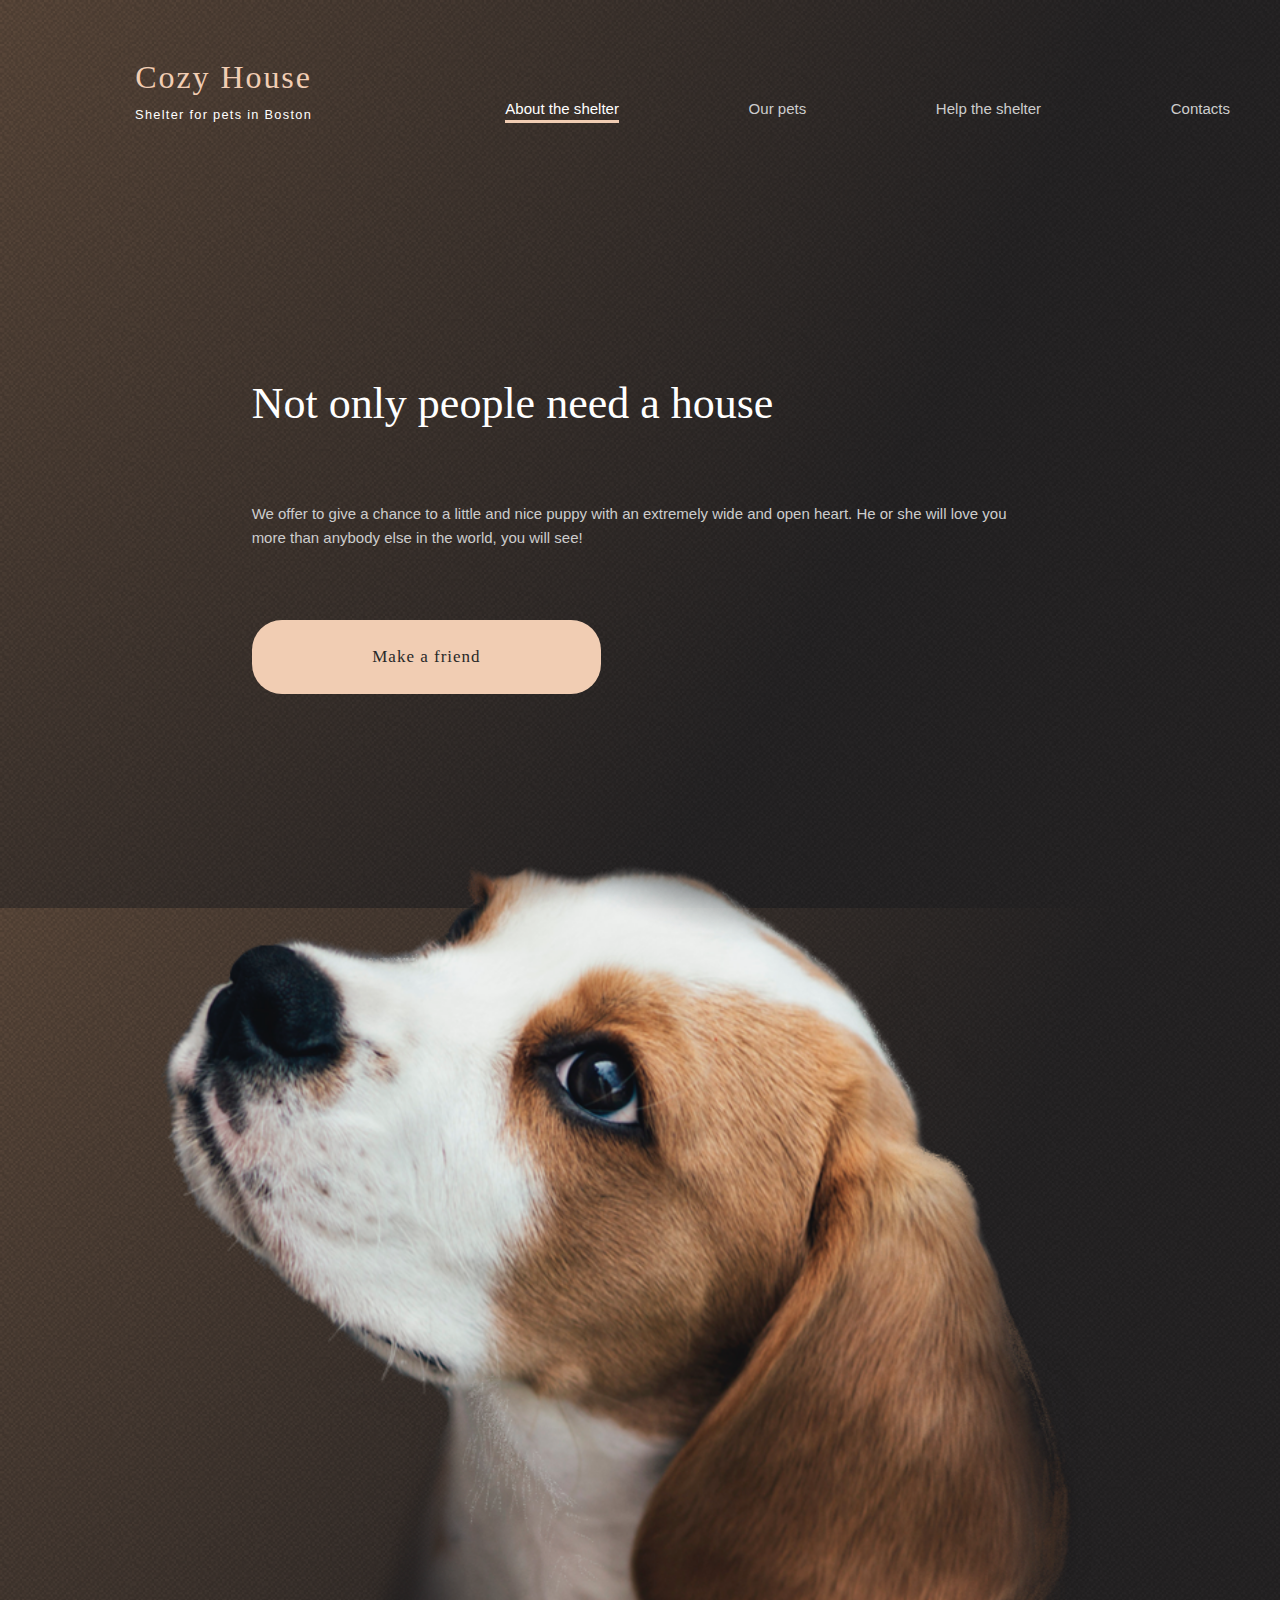
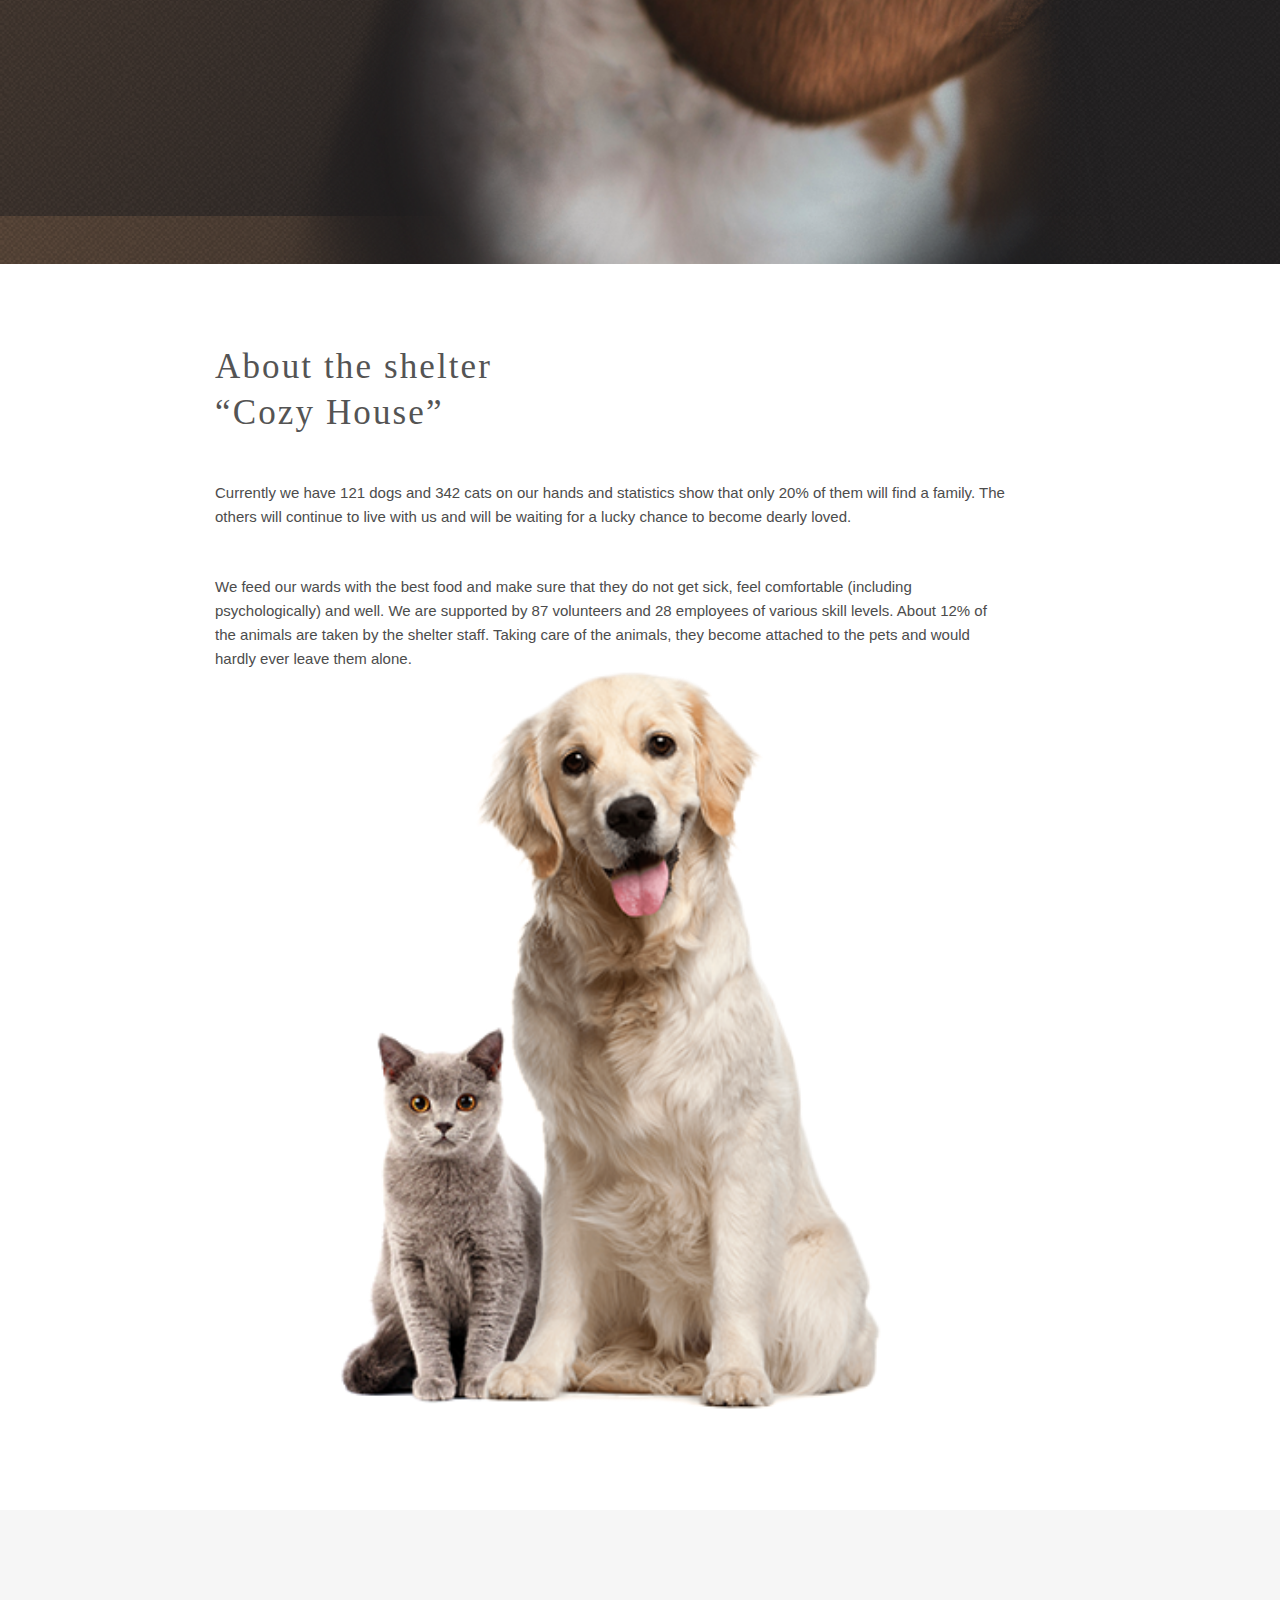
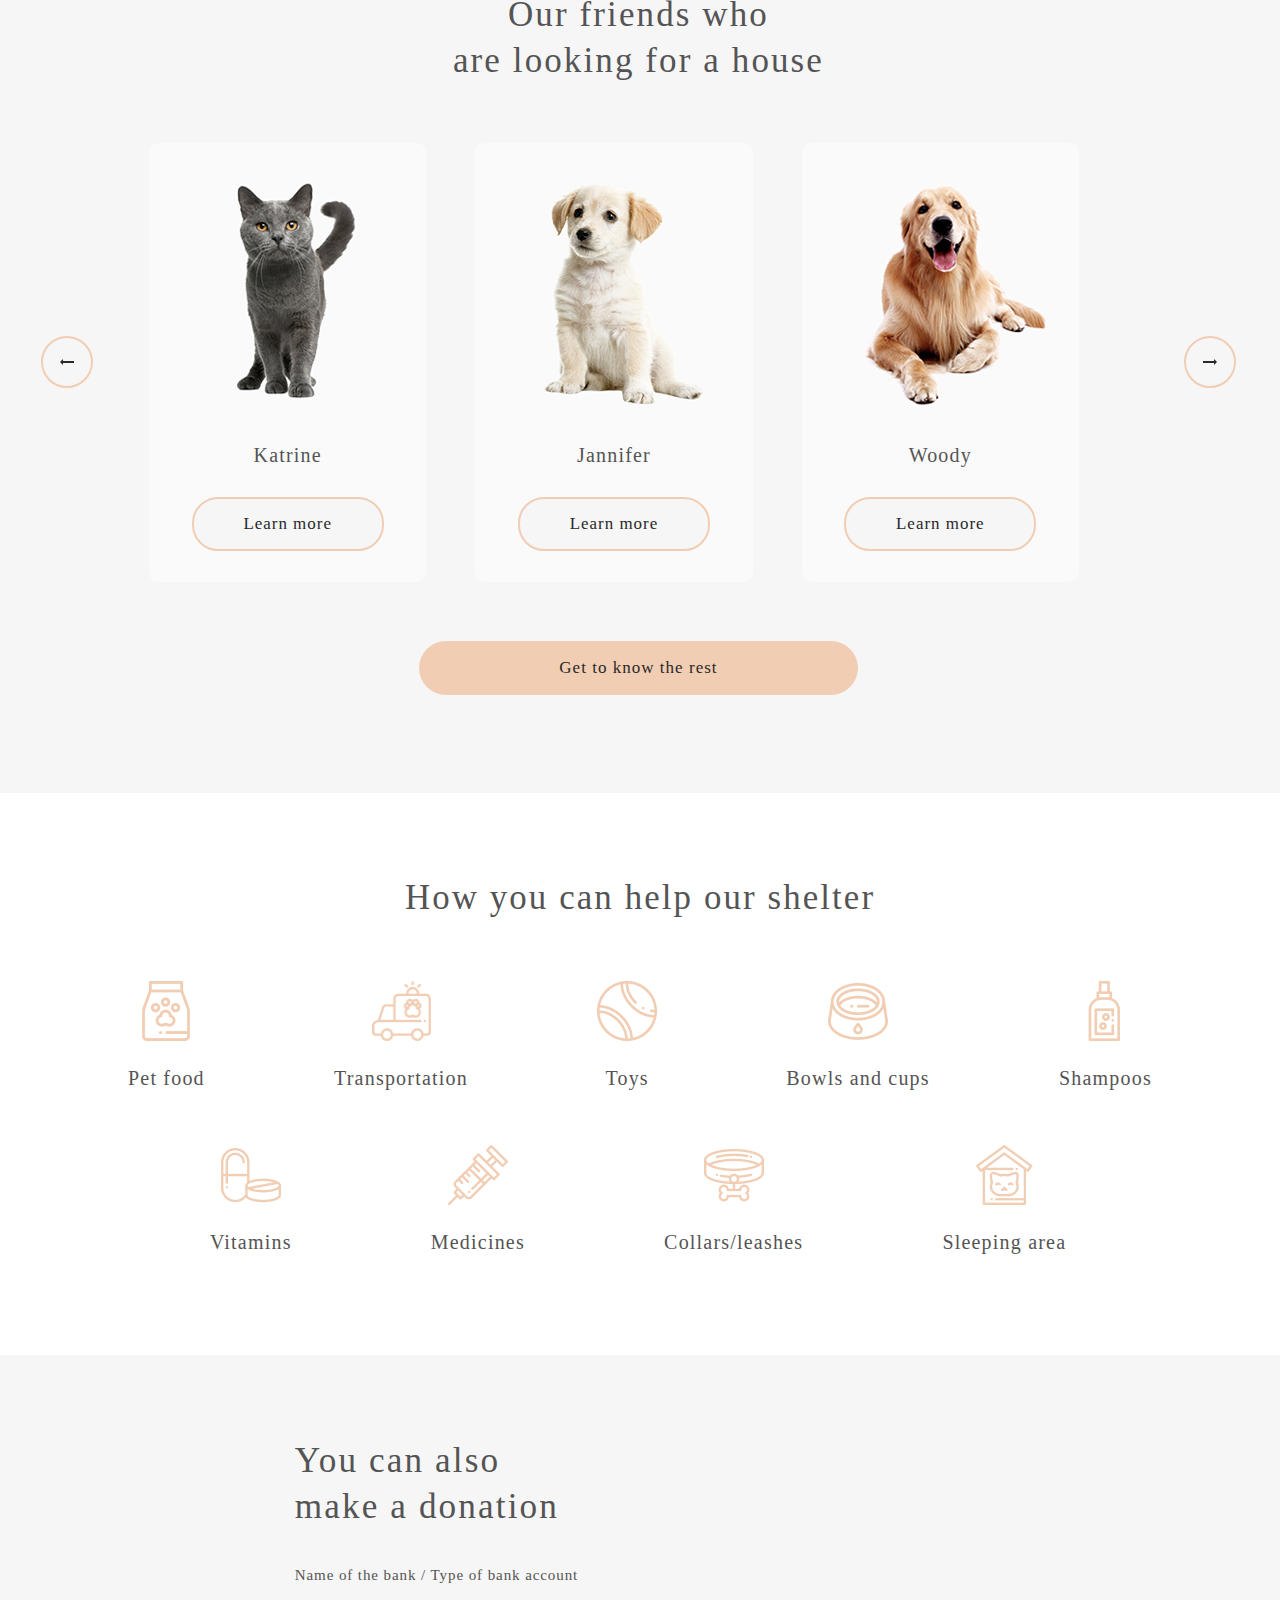
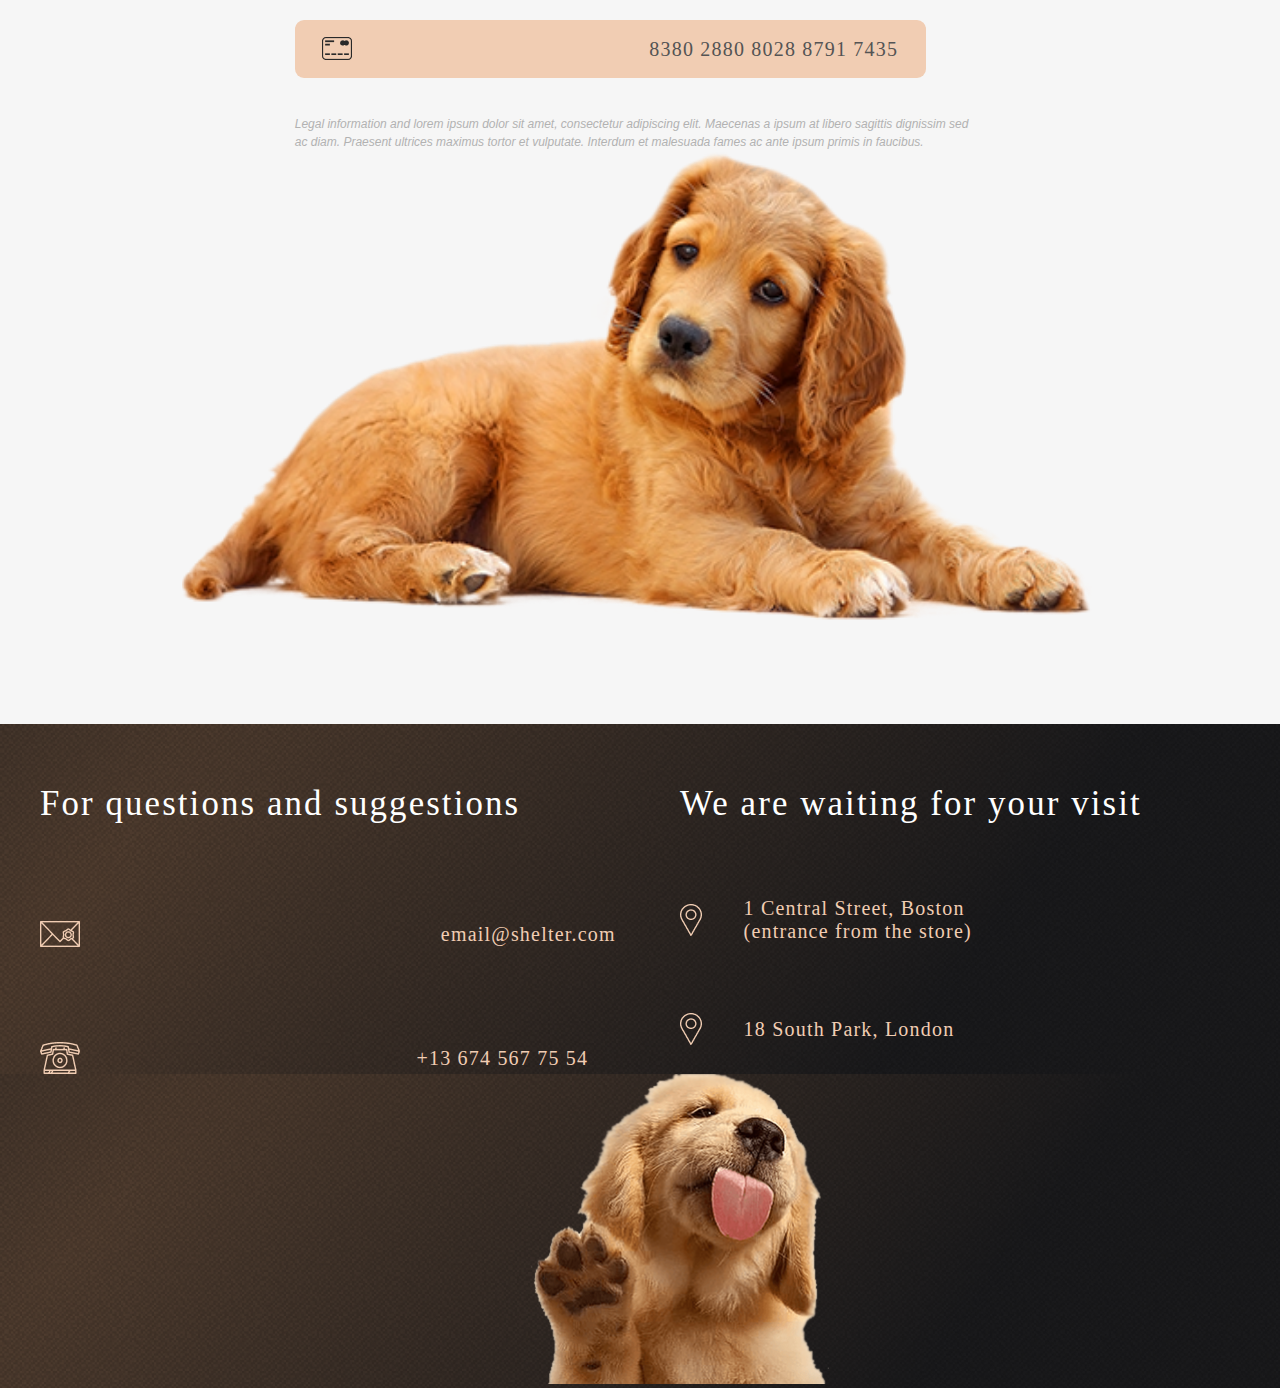
<file: pages/main/index.html>
<!DOCTYPE html>
<html lang="en">

<head>
    <meta charset="UTF-8">
    <meta name="viewport" content="width=device-width, initial-scale=1.0">
    <meta http-equiv="X-UA-Compatible" content="ie=edge">
    <link rel="stylesheet" href="style.css">

    <title>shelter</title>
</head>

<body>
    <div class="wrapper">
        <div class="header-wrapper">
            <!-- header -->
            <header>

                


                <div class="logo">
                    <h1 class="title">
                        Cozy House
                    </h1>

                    <p class="subtitle">
                        Shelter for pets in Boston
                    </p>
                </div>

                <!-- buger -->
                <div class="hamburger-menu">
                    <input id="menu__toggle" type="checkbox" />
                    <label class="menu__btn" for="menu__toggle">
                        <span></span>
                    </label>

                    <ul class="menu__box">
                        <li> <a href="#" class="menu__item">About the shelter</a> </li>
                        <li> <a href="#" class="menu__item">Our pets</a> </li>
                        <li> <a href="#" class="menu__item">Нelp the shelter</a></li>
                        <li> <a href="#" class="menu__item">Contacts</a> </li>
                    </ul>
                </div>
                <!-- buger -->

                <nav class="header-menu">
                    <ul>
                        <li> <a href="#" class="active">About the shelter</a> </li>
                        <li> <a href="#">Our pets</a> </li>
                        <li> <a href="#">Нelp the shelter</a></li>
                        <li> <a href="#">Contacts</a> </li>
                    </ul>
                </nav>

            </header>
            <main>
                <!-- not only -->
                <section class="not-only">
                    <div class="not-only-content">
                        <div class="not-only-content-title">
                            Not only people need a house
                        </div>
                        <div class="not-only-content-subtitle">
                            We offer to give a chance to a little and nice puppy with an extremely wide and open heart.
                            He
                            or she will love you more than anybody else in the world, you will see!
                        </div>
                        <div class="not-only-content-button">
                            <button>Make a friend</button>
                        </div>
                    </div>
                    <img class="not-only-image" src="../../assets/images/start-screen-puppy.png" alt="puppy">

                </section>

                <!-- about -->
                <section class="about">
                    <div class="about-content">

                        <div class="about-content-info">
                            <p class="about-content-info-title">About the shelter <br />“Cozy House”</p>
                            <p class="about-content-info-subtitle">
                                Currently we have 121 dogs and 342 cats on our hands and statistics show that only 20%
                                of them
                                will find a family. The others will continue to live with us and will be waiting for a
                                lucky
                                chance to become dearly loved.
                            </p>
                            <p class="about-content-info-subtitle">
                                We feed our wards with the best food and make sure that they do not get sick, feel
                                comfortable
                                (including psychologically) and well. We are supported by 87 volunteers and 28 employees
                                of
                                various skill levels. About 12% of the animals are taken by the shelter staff. Taking
                                care of
                                the animals, they become attached to the pets and would hardly ever leave them alone.
                            </p>
                        </div>
                        <img class="about-content-image" src="../../assets/images/about-pets.png" alt="about-pets">
                    </div>
                </section>


                <!-- our friend -->
                <section class="our-friends">


                    <div class="our-friends-wrapper">
                        <p>Our friends who <br />
                            are looking for a house
                        </p>
                        <div class="gallery">

                            <div class="gallery-left-arrow">
                                <img src="../../assets/images/Arrow.png" alt="left-arrow">
                            </div>

                            <div class="gallery-pets">
                                <div class="cat-katrine">

                                    <img src="../../assets/images/pets-katrine.png" alt="Katrine">
                                    <p>Katrine</p>
                                    <button>Learn more</button>

                                </div>

                                <div class="cat-jannifer">

                                    <img src="../../assets/images/pets-jennifer.png" alt="Jannifer">
                                    <p>Jannifer</p>
                                    <button>Learn more</button>

                                </div>

                                <div class="cat-woody">

                                    <img src="../../assets/images/pets-woody.png" alt="Woody">
                                    <p>Woody</p>
                                    <button>Learn more</button>

                                </div>

                            </div>

                            <div class="gallery-right-arrow">
                                <img src="../../assets/images/Arrow.png" alt="right-arrow">
                            </div>
                        </div>
                        <button>Get to know the rest</button>
                    </div>

                </section>

                <!-- help -->
                <section class="help">

                    <div class="help-content">
                        <p>How you can help our shelter
                        </p>
                        <div class="help-content-gallery">

                            <div class="help-content-gallery-firstrow">
                                <div>
                                    <img src="../../assets/icons/icon-pet-food.png" alt="pet-food">
                                    <p>Pet food</p>
                                </div>
                                <div>
                                    <img src="../../assets/icons/icon-transportation.png" alt="transportation">
                                    <p>Transportation</p>
                                </div>
                                <div>
                                    <img src="../../assets/icons/icon-toys.png" alt="toys">
                                    <p>Toys</p>
                                </div>
                                <div>
                                    <img src="../../assets/icons/icon-bowls-and-cups.png" alt="bowls-and-cups">
                                    <p>Bowls and cups</p>
                                </div>
                                <div>
                                    <img src="../../assets/icons/icon-shampoos.png" alt="shampoos">
                                    <p>Shampoos</p>
                                </div>
                            </div>


                            <div class="help-content-gallery-secondrow">
                                <div>
                                    <img src="../../assets/icons/icon-vitamins.png" alt="vitamins">
                                    <p>Vitamins</p>
                                </div>
                                <div>
                                    <img src="../../assets/icons/icon-medicines.png" alt="medicines">
                                    <p>Medicines</p>
                                </div>
                                <div>
                                    <img src="../../assets/icons/icon-collars-leashes.png" alt="collars-leashes">
                                    <p>Collars/leashes</p>
                                </div>
                                <div>
                                    <img src="../../assets/icons/icon-sleeping-area.png" alt="sleeping-area">
                                    <p>Sleeping area</p>
                                </div>
                            </div>

                        </div>
                    </div>

                </section>

                <!-- in-addition -->
                <section class="in-addition">

                    <div class="in-addition-content">

                        <div class="addition-content-info">
                            <p>You can also <br /> make a donation</p>
                            <p>
                                Name of the bank / Type of bank account
                            </p>
                            <div class="addition-content-credit">
                                <img src="../../assets/images/credit-card.png" alt="credit-card">
                                <a href="#">8380 2880 8028 8791 7435</a>
                            </div>

                            <p>
                                Legal information and lorem ipsum dolor sit amet, consectetur adipiscing elit. Maecenas
                                a ipsum
                                at libero sagittis dignissim sed ac diam. Praesent ultrices maximus tortor et vulputate.
                                Interdum et malesuada fames ac ante ipsum primis in faucibus.
                            </p>
                        </div>
                        <img src="../../assets/images/donation-dog.png" alt="donation-dog">
                    </div>
                </section>
            </main>

            <!-- footer -->
            <footer class="footer">

                <div class="footer-content">
                    <div class="footer-content-questions">
                        <p>For questions and suggestions</p>
                        <div class="footer-content-questions-email">
                            <img src="../../assets/icons/icon-email.png" alt="email">
                            <a href="mailto:email@shelter.com">email@shelter.com</a>
                        </div>
                        <div class="footer-content-questions-phone">
                            <img src="../../assets/icons/icon-phone.png" alt="phone">
                            <a href="tel:+13 674 567 75 54">+13 674 567 75 54</a>
                        </div>
                    </div>
                    <div class="footer-content-visit">
                        <p>We are waiting for your visit</p>
                        <div class="footer-content-visit-placefirst">
                            <img src="../../assets/icons/icon-marker.png" alt="marker">
                            <a target="_blank" href="https://goo.gl/maps/go2u1jsWmPwavDsdA">1
                                Central Street, Boston <br /> (entrance from the store)</a>
                        </div>
                        <div class="footer-content-visit-placesecond">
                            <img src="../../assets/icons/icon-marker.png" alt="marker">
                            <a target="_blank" href="https://goo.gl/maps/3p5zLdRHH1nLf2NN8">18 South Park, London </a>
                        </div>
                    </div>
                    <div class="footer-content-img">
                        <img src="../../assets/images/footer-puppy.png" alt="puppy">
                    </div>
                </div>

            </footer>

        </div>

    </div>


</body>

</html>
</file>
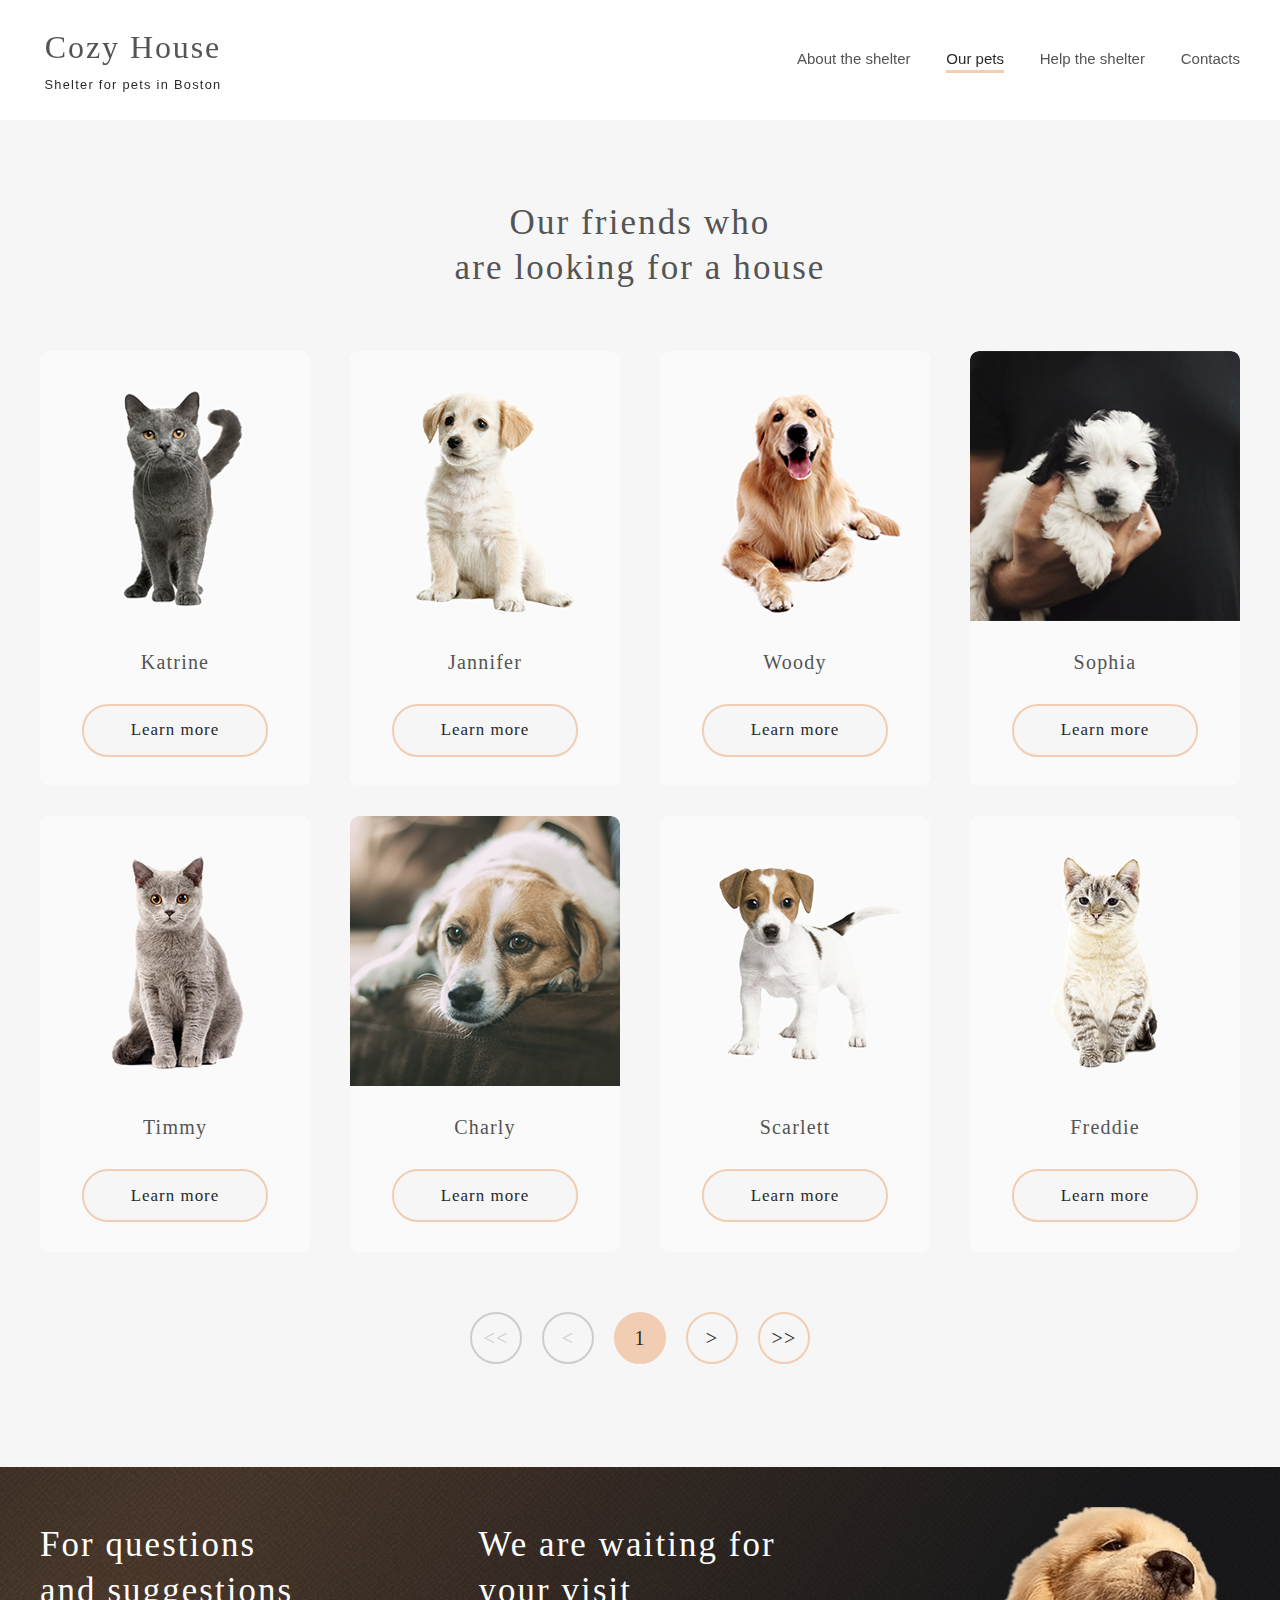
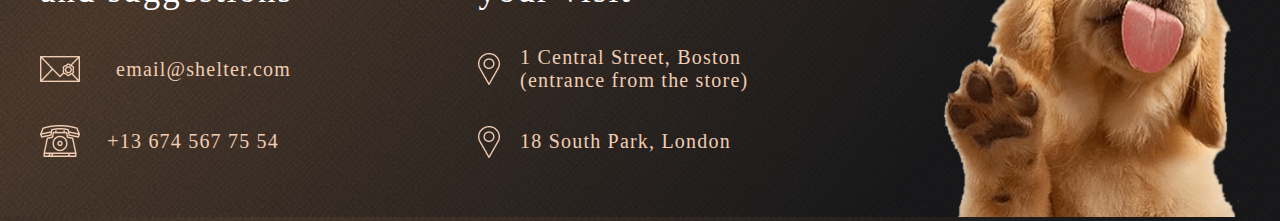
<file: pages/pets/index.html>
<!DOCTYPE html>
<html lang="en">

<head>
    <meta charset="UTF-8">
    <meta name="viewport" content="width=device-width, initial-scale=1.0">
    <meta http-equiv="X-UA-Compatible" content="ie=edge">
    <link rel="stylesheet" href="style.css">

    <title>shelter_pets</title>
</head>

<body>
    <div class="wrapper">
        <div class="header-wrapper">
            <!-- header -->
            <header>

                <div class="logo">
                    <h1 class="title">
                        Cozy House
                    </h1>

                    <p class="subtitle">
                        Shelter for pets in Boston
                    </p>
                </div>

                <nav class="header-menu">
                    <ul>
                        <li> <a href="#">About the shelter</a> </li>
                        <li> <a href="#" class="active">Our pets</a> </li>
                        <li> <a href="#">Нelp the shelter</a></li>
                        <li> <a href="#">Contacts</a> </li>
                    </ul>
                </nav>

            </header>
            <main>

                <!-- our friend -->
                <section class="our-friends">


                    <div class="our-friends-wrapper">
                        <p>Our friends who <br />
                            are looking for a house
                        </p>
                        <div class="gallery">

                            <!-- <div class="gallery-left-arrow">
                                <img src="../../assets/images/Arrow.png" alt="left-arrow">
                            </div> -->

                            <div class="gallery-pets">
                                <div class="cat-katrine">

                                    <img src="../../assets/images/pets-katrine.png" alt="Katrine">
                                    <p>Katrine</p>
                                    <button>Learn more</button>

                                </div>

                                <div class="cat-jannifer">

                                    <img src="../../assets/images/pets-jennifer.png" alt="Jannifer">
                                    <p>Jannifer</p>
                                    <button>Learn more</button>

                                </div>

                                <div class="cat-woody">

                                    <img src="../../assets/images/pets-woody.png" alt="Woody">
                                    <p>Woody</p>
                                    <button>Learn more</button>

                                </div>

                                <div class="cat-sophia">

                                    <img src="../../assets/images/pets-sophia.png" alt="Sophia">
                                    <p>Sophia</p>
                                    <button>Learn more</button>

                                </div>

                                <div class="cat-timmy">

                                    <img src="../../assets/images/pets-timmy.png" alt="Timmy">
                                    <p>Timmy</p>
                                    <button>Learn more</button>

                                </div>

                                <div class="cat-charly">

                                    <img src="../../assets/images/pets-charly.png" alt="Charly">
                                    <p>Charly</p>
                                    <button>Learn more</button>

                                </div>

                                <div class="cat-scarlet">

                                    <img src="../../assets/images/pets-scarlet.png" alt="Scarlet">
                                    <p>Scarlett</p>
                                    <button>Learn more</button>

                                </div>

                                <div class="cat-freddie">

                                    <img src="../../assets/images/pets-freddie.png" alt="Freddie">
                                    <p>Freddie</p>
                                    <button>Learn more</button>

                                </div>

                            </div>

                            

                            <!-- <div class="gallery-right-arrow">
                                <img src="../../assets/images/Arrow.png" alt="right-arrow">
                            </div> -->
                        </div>
                        <!-- <button>Get to know the rest</button> -->

                        <div class="pagination">
                            <button type="button" class="pagination-end-left-arrow " disabled >
                                <<
                            </button>
                            <button  type="button" class="pagination-next-left-arrow " disabled>
                                <
                            </button>
                            <button type="button" class="pagination-first-page">
                                1
                            </button>
                            <button type="button" class="pagination-next-right-arrow">
                               >
                            </button>
                            <button type="button" class="pagination-end-right-arrow">
                                >>
                            </button>

                        </div>
                    </div>

                </section>


            </main>

            <!-- footer -->
            <footer class="footer">

                <div class="footer-content">
                    <div class="footer-content-questions">
                        <p>For questions and suggestions</p>
                        <div class="footer-content-questions-email">
                            <img src="../../assets/icons/icon-email.png" alt="email">
                            <a href="mailto:email@shelter.com">email@shelter.com</a>
                        </div>
                        <div class="footer-content-questions-phone">
                            <img src="../../assets/icons/icon-phone.png" alt="phone">
                            <a href="tel:+13 674 567 75 54">+13 674 567 75 54</a>
                        </div>
                    </div>
                    <div class="footer-content-visit">
                        <p>We are waiting for your visit</p>
                        <div class="footer-content-visit-placefirst">
                            <img src="../../assets/icons/icon-marker.png" alt="marker">
                            <a target="_blank" href="https://goo.gl/maps/go2u1jsWmPwavDsdA">1
                                Central Street, Boston <br /> (entrance from the store)</a>
                        </div>
                        <div class="footer-content-visit-placesecond">
                            <img src="../../assets/icons/icon-marker.png" alt="marker">
                            <a target="_blank" href="https://goo.gl/maps/3p5zLdRHH1nLf2NN8">18 South Park, London </a>
                        </div>
                    </div>
                    <div class="footer-content-img">
                        <img src="../../assets/images/footer-puppy.png" alt="puppy">
                    </div>
                </div>

            </footer>

        </div>

    </div>


</body>

</html>
</file>
<file: pages/main/style.css>
* {
    margin: 0;
    padding: 0;
    border: 0;
    -webkit-box-sizing: border-box;
    -moz-box-sizing: border-box;
    -o-box-sizing: border-box;
    box-sizing: border-box;
}





.wrapper {
    max-width: 1280px;
    width: 100%;
    margin: 0 auto;
    display: flex;
    flex-flow: column;
}


.header-wrapper {
    background-image: url(../../assets/images/start-screen-background.png);
}


header {
    width: 93.75%;
    display: flex;
    flex-flow: row;
    justify-content: space-between;
    margin: 3.5% auto 0;
}


.logo {
    width: 15.5%;
    display: flex;
    flex-flow: column;
    align-items: center;
}


h1 {
    font-family: 'Georgia';
    font-style: normal;
    font-weight: normal;
    font-size: 2em;
    line-height: 2em ;
    letter-spacing: 0.06em;
    color: #F1CDB3;
}


.subtitle {
    font-family: Arial;
    font-style: normal;
    font-weight: normal;
    font-size: 0.8em; 
    /* 13px */
    line-height: 0.9em;
    /* 15px */
    letter-spacing: 0.1em;
    color: #FFFFFF;
}


.hamburger-menu {
    visibility: hidden;
}

header nav {
    width: 36.92%;
}


.header-menu ul{
    margin-top: 7.3%;
    display: flex;
    flex-flow: row;
    justify-content: space-between;
}


.header-menu li {
    list-style-type: none;
}


.header-menu a {
    text-decoration: none;
    font-family: Arial;
    font-style: normal;
    font-weight: normal;
    font-size: 94%;
    line-height: 150%;
    align-items: center;
    color: #CDCDCD;
}


.header-menu a:hover {
    color: #FFFFFF;
    transform:scale(1.1);
    cursor: pointer;
}


.header-menu .active {
    color: #FFFFFF;
    padding-bottom: 3px; 
    border-bottom: 3px solid #F1CDB3;
} 

.not-only {
    width: 93.75%;
    margin: 4.5% auto 0%;
    display: flex;
    flex-flow: row;
    justify-content: space-between;
}
    

.not-only-content {
    width: 38.33%;
    /* 460px */
    height:26.75%;
    /* 321px */
    display: flex;
    flex-flow: column;
    margin-top: 13.8%;
    /* 163px */
    justify-content: space-between;
}


.not-only-content-title {
    width: 67.4%;
    /* 310px */
    font-family: Georgia;
    font-style: normal;
    font-weight: normal;
    font-size: 2.75em;
    line-height: 130%;
    margin-bottom: 9%;
    align-items: center;
    color: #FFFFFF;
}


.not-only-content-subtitle {
    /* height: 72px; */
    font-family: Arial;
    font-style: normal;
    font-weight: normal;
    font-size: 0.9375em;
    line-height: 160%;
    align-items: center;
    color: #CDCDCD;
    margin-bottom: 9%;
}


.not-only-content-button button {
    width: 45%;
    padding: 3.3% 0;
    /* 207px; */
    /* height: 52px; */
    border-radius: 30px;
    background-color: #F1CDB3;
    font-family: Georgia;
    font-style: normal;
    font-weight: normal;
    font-size: 1.0625em;
    line-height: 130%;
    align-items: center;
    letter-spacing: 1px;
    color: #292929;
}


.not-only-content-button button:hover {
    /* background-color: FDDCC4; */
    background: #FDDCC4;
    transform: scale(1.1);
    cursor: pointer;
}


.not-only-image {
    width: 58.17%;
    padding: 0.16% 0 0 0 ;
}


.about {
    /* height: 588px; */
    background: #FFFFFF;
    overflow: hidden;
}


.about-content {
    /* height: 408px; */
    width: 66.40%;
    /* 850px  от 1280*/
    margin-top:6.25%;
    margin-bottom:7.8%;
    /* 80px */
    margin-left:16.8%;
    /* 215px */
    display: flex;
    flex-flow: row;
    justify-content: space-between;
    align-items: center;
}


.about-content-info {
    width: 50.59%;
    /* 430px */
    /* height: 380px; */
    display: flex;
    flex-flow: column;
    justify-content: space-between;
}


.about-content-info-title {
    /* height: 90px; */
    font-family: Georgia;
    font-style: normal;
    font-weight: normal;
    font-size: 2.19rem;
    line-height: 130%;
    letter-spacing: 0.06em;
    color: #545454;
}

.about-content-info-subtitle {
    font-family: Arial;
    font-style: normal;
    font-weight: normal;
    font-size: 0.9375rem;
    line-height: 160%;
    color: #4C4C4C;
}


.about-content-info >p:nth-child(2) {
    margin: 5.8% 0 5.8% 0;
}


.about-content-image {
    width: 35.29%;
}


.our-friends {
    /* height: 877px; */
    background: #F6F6F6;
    overflow: hidden;
    
}


.our-friends-wrapper {
    width: 93.75%;
    /* 1200px */
    /* height: 697px; */
    display: flex;
    flex-flow: column;
    justify-content: space-between;
    margin: 6.4% 0 7.7% 3.2%;
    align-items: center;
}


.our-friends-wrapper>p {
    /* width: 35%; */
    /* 400px */
    font-family: Georgia;
    font-style: normal;
    font-weight: normal;
    font-size: 2.188rem;
    margin: 0 0 5% 0;
    line-height: 130%;
    text-align: center;
    letter-spacing: 0.06em;
    color: #545454;
    
} 


.gallery {
    width: 100%;
    /* height: 435px; */
    display: flex;
    flex-flow: row;
    justify-content: space-between;
    align-items: center;
    margin: 0 0 5% 0;
} 


.gallery-left-arrow,
.gallery-right-arrow {
    width: 52px;
    height: 52px;
    background: #F6F6F6;
    border: 2px solid #F1CDB3;
    border-radius: 100px;
    padding: 13px 0px 0px 17px;
}


.gallery-right-arrow>img{
   transform: rotate(180deg);
}


.gallery-left-arrow:hover,
.gallery-right-arrow:hover {
    /* background-color: FDDCC4; */
    background: #FDDCC4;
    transform: scale(1.05);
    cursor: pointer;
    /* border: 0px solid #FDDCC4; */
    padding: 13px 0px 0px 17px;
}

.gallery-pets {
    width: 82.5%;
    /* 990px
    height: 435px; */
    display: flex;
    flex-flow: row;
    justify-content: space-between;
    align-items: center;
}


.cat-katrine,
.cat-jannifer,
.cat-woody {
    width: 27.27%;
    /* 270px */
    /* height: 435px; */
    border-radius: 9px;
    display: flex;
    flex-flow: column;
    align-items: center;
    background: #FAFAFA;
}


.cat-katrine:hover,
.cat-jannifer:hover,
.cat-woody:hover {
    
    transform: scale(1.05);
    background: #FFFFFF;
    cursor: pointer;
    box-shadow: 0px 2px 35px 14px rgba(13, 13, 13, 0.04);
    
    
}


.cat-katrine img,
.cat-jannifer img,
.cat-woody img {
    border-radius: 9px 9px 0px 0px;
}


.cat-katrine >p,
.cat-jannifer >p,
.cat-woody >p {
    font-family: Georgia;
    font-style: normal;
    font-weight: normal;
    font-size: 1.25rem;
    line-height: 115%;
    align-items: center;
    text-align: center;
    letter-spacing: 0.06em;
    margin: 11.11% 0 11.11% 0;
    color: #545454;
}


.cat-katrine >button,
.cat-jannifer >button,
.cat-woody >button {
    width: 69.25%;
    /* 187px */
    /* height: 51px; */
    border: 2px solid #F1CDB3;
    box-sizing: border-box;
    border-radius: 26px;
    font-family: Georgia;
    font-style: normal;
    font-weight: normal;
    font-size: 1.06rem;
    line-height: 130%;
    align-items: center;
    text-align: center;
    letter-spacing: 1px;
    color: #292929;
    align-self: center;
    background: #F6F6F6;
    padding: 5% 0 5% 0;
    margin: 0 0 11% 0;
}


.cat-katrine >button:hover,
.cat-jannifer >button:hover,
.cat-woody >button:hover {
    transform: scale(1.05);
    background: #FDDCC4;
    cursor: pointer;
}

.our-friends-wrapper>button {
    width: 21.75%;
    /* 261px */
    /* height: 52px; */
    background: #F1CDB3;
    padding: 1.3% 2%;
    border-radius: 100px;
    font-family: Georgia;
    font-style: normal;
    font-weight: normal;
    font-size: 1.0625rem;
    line-height: 130%;
    letter-spacing: 0.06em;
    color: #292929;
} 


.our-friends-wrapper>button:hover {
    transform: scale(1.1);
    background: #FDDCC4;
    cursor: pointer;

}

.help {
    background: #FFFFFF;
    /* height: 611px; */
    overflow: hidden;
}


.help-content {
    margin: 6.4% 0 7.9% 0;
    /* width: 1200px; */
    /* height: 431px; */
    display: flex;
    flex-flow: column;
    align-items: center;
}


.help-content>p {
    /* width: 310px; */
    width: 25.66%;
    /* height: 90px; */
    font-family: Georgia;
    font-style: normal;
    font-weight: normal;
    font-size: 2.18rem;
    line-height: 130%;
    align-items: center;
    text-align: center;
    letter-spacing: 0.06em;
    color: #545454;
    margin: 0 0 4.7% 0;
}


.help-content-gallery {
    width: 80%;
}

.help-content-gallery-firstrow {
    /* width: 1026px; */
    display: flex;
    flex-flow: row wrap;
    justify-content: space-between;
}

.help-content-gallery-secondrow {
    display: flex;
    /* width: 858px; */
    width: 83.63%;
    flex-flow: row wrap;
    justify-content: space-between;
    margin: 5.3% 0 0 8%;
}


.help-content-gallery-firstrow>div {
    display: flex;
    flex-flow: column;
    justify-content: space-between;
    align-items: center;
}


.help-content-gallery-secondrow>div {
    display: flex;
    flex-flow: column;
    justify-content: space-between;
    align-items: center;
}

.help-content-gallery-firstrow  img,
.help-content-gallery-secondrow img {
    width: 60px;
    height: 60px;
    margin-bottom: 18%;
}


.help-content-gallery-firstrow p,
.help-content-gallery-secondrow p {
    font-family: Georgia;
    font-style: normal;
    font-weight: normal;
    font-size: 1.25em;
    line-height: 120%;
    letter-spacing: 0.06em;
    color: #545454;
}



.in-addition {
    /* height: 464px; */
    background: #F6F6F6;
    overflow: hidden;
}


.in-addition-content {
    width: 71.48%;
    /* 915px */
    /* height: 282px;  */
    margin: 6.5% 0 7.9% 14.2% ;
    /* margin-top: 81px;
    margin-left: 182px; */
    display: flex;
    flex-flow: row wrap;
    justify-content: space-between;
    align-items: center;
    /* border: 1px red solid; */
}


.in-addition-content>img {
    /* height: 261px; */
    width: 55.19%;
    /* border: 1px red solid; */
}


.addition-content-info {
    width: 41.53%;
    /* 380px */
    /* height: 282px; */
    display: flex;
    flex-flow: column nowrap;
    justify-content: space-between;
    /* border: 1px red solid; */
}


.addition-content-info p:nth-child(1) {
    font-family: Georgia;
    font-style: normal;
    font-weight: normal;
    font-size: 2.2rem;
    line-height: 130%;
    display: flex;
    align-items: center;
    letter-spacing: 0.06em;
    color: #545454;
}


.addition-content-info p:nth-child(2) {
    font-family: Georgia;
    font-style: normal;
    font-weight: normal;
    margin: 5.4% 0;
    font-size: 0.94rem;
    line-height: 110%;
    display: flex;
    align-items: center;
    letter-spacing: 0.06em;
    color: #545454;
}


.addition-content-credit {
    width: 91.84%;
    /* 319px */
    /* height: 23px; */
    background: #F1CDB3;
    border-radius: 9px;
    padding: 2.5% 4%;
    display: flex;
    flex-flow: row nowrap;
    justify-content: space-between;
}


.addition-content-credit a {
    font-family: Georgia;
    font-style: normal;
    font-weight: normal;
    font-size: 1.25rem;
    line-height: 110%;
    display: flex;
    align-items: center;
    letter-spacing: 0.06em;
    color: #545454;
    text-decoration: none;
}


.addition-content-credit:hover {
    transform: scale(1.1);
    background: #FDDCC4;
    cursor: pointer;

}

.addition-content-info p:nth-child(4) {
    font-family: Arial;
    font-style: italic;
    font-weight: normal;
    font-size: 0.75rem;
    line-height: 150%;
    display: flex;
    align-items: center;
    color: #B2B2B2;
    margin: 5.5% 0 0 0;
}



.footer {
    /* height: 350px; */
    overflow: hidden;
    background: url(../../assets/images/footer.png);
}


.footer-content {
    width: 93.75%;
    /* width: 1200px; */
    /* height: 310px; */
    display: flex;
    flex-flow: row wrap;
    justify-content: space-between;
    margin-left: 3.125%;
    margin-top: 3.125%;
    /* 40px */
    
}


.footer-content-questions {
    width: 23.25%;
    /* 279px */
    /* height: 234px; */
    display: flex;
    flex-flow: column nowrap;
    /* justify-content: space-between; */
    margin-top: 1.33%;
    /* 16px */
}


.footer-content-questions>p {
    font-family: Georgia;
    font-style: normal;
    font-weight: normal;
    font-size: 2.18rem;
    line-height: 130%;
    letter-spacing: 0.06em;
    color: #FFFFFF;
}


.footer-content-questions-email {
    width: 89.96%;
    /* 251px */
    /* height: 32px; */
    display: flex;
    flex-flow: row wrap;
    align-items: center;
    justify-content: space-between;
    margin: 14.33% 0;
}


.footer-content-questions-email a,
.footer-content-questions-phone a {
    font-family: Georgia;
    font-style: normal;
    font-weight: normal;
    font-size: 1.25rem;
    line-height: 115%;
    letter-spacing: 0.06em;
    color: #F1CDB3;
    text-decoration: none;
}


.footer-content-questions-phone {
    width: 85.66%;
    /* 239px */
    /* height: 32px; */
    display: flex;
    flex-flow: row wrap;
    align-items: center;
    justify-content: space-between;
}


.footer-content-visit {
    width: 25.17%;
    /* 302px */
    /* height: 234px; */
    display: flex;
    flex-flow: column nowrap;
    /* justify-content: space-between; */
    margin-top: 1.33%;
    /* 16px */
}


.footer-content-visit>p {
    font-family: Georgia;
    font-style: normal;
    font-weight: normal;
    font-size: 2.18rem;
    line-height: 130%;
    letter-spacing: 0.06em;
    color: #FFFFFF;
}


.footer-content-visit-placefirst {
    margin: 11% 0;
}

.footer-content-visit-placefirst,
.footer-content-visit-placesecond {
    
    /* 302px */
    display: flex;
    flex-flow: row wrap;
    align-items: center;
    /* justify-content: space-between; */
}


.footer-content-visit-placefirst a,
.footer-content-visit-placesecond a {
    font-family: Georgia;
    font-style: normal;
    font-weight: normal;
    font-size: 1.25rem;
    line-height: 115%;
    letter-spacing: 0.06em;
    color: #F1CDB3;
    margin-left: 6.5%;
    text-decoration: none;
    
}



@media only screen and (min-width: 768px) and (max-width: 1280px){
    
    .wrapper {
        min-width: 768px;
    }
     

    header {
        width: 92.2%;
    }

    .logo {
        width: 30%;
    }


    header nav {
        width: 62.6%;
        /* visibility: hidden; */
    }



    .not-only {
        width: 93.36%;
        flex-flow: column;
        align-items: center;
    }


    .not-only-content {
        width: 65%;
        /* 460px */
        margin: 13.8% 0 14% 0;
        /* 163px */
    }

    .not-only-image {
        width: 80.36%;
        padding: 0.16% 0 0 0 ;
    }


    .about-content {
        /* height: 408px; */
        width: 61.72%;
        flex-flow: column;
        justify-content: center;
        align-items: center;
    }


    .about-content-info {
        width: 100%;
        flex-flow: column;
    }


    .about-content-image {
        width: 68.8%;
    }


    .our-friends {
        /* height: 877px; */
        background: #F6F6F6;
        overflow: hidden;
    }


    .our-friends-wrapper {
        width: 93.36%;
    }


    .gallery-pets {
        width: 81.92%;
        flex-flow: row;
        overflow: hidden;
    }


    .cat-katrine,
    .cat-jannifer,
    .cat-woody {
        width: 46.55%;
        margin-right: 5%;
    }


    .our-friends-wrapper>button {
        width: 36.72%;
    } 


    .help-content>p {
        /* width: 310px; */
        width: 43.51%;
    }


    .in-addition {
        /* height: 464px; */
        background: #F6F6F6;
        overflow: hidden;
    }


    .in-addition-content {
        width: 71.32%;
        flex-flow: column;
    }


    .in-addition-content>img {
        width: 100%;
    }


    .addition-content-info {
        width: 75.25%;
    }

    .footer-content {
        width: 100%;
        display: flex;
        flex-flow: row wrap;
        margin-top: 3.125% 0 3% 3.125%;
    }


    .footer-content-questions {
        width: 50%;
    }


    .footer-content-visit {
        width: 50%;
    }


    .footer-content-img {
        width: 100%;
        text-align: center;
    }
    
}

@media only screen and (min-width: 320px) and (max-width: 768px){
    
    .wrapper {
        min-width: 320px;
    }
     
    .header-wrapper {
        width: 93.75%;
        
    }


    header {
        width: 85.66%;
        
    }

    .logo {
        width: 71.6%;
        
    }


    header nav {
        /* width: 62.6%; */
        /* visibility: hidden; */
        display: none;
    }




    .hamburger-menu {
        visibility: visible;
        display: flex;
        text-align: center;
        align-items: center;
    }
    
    #menu__toggle {
        opacity: 0;
        display: none;
      }
      
      #menu__toggle:checked ~ .menu__btn > span {
        transform: rotate(45deg);
      }
      #menu__toggle:checked ~ .menu__btn > span::before {
        top: 0;
        transform: rotate(0);
      }
      #menu__toggle:checked ~ .menu__btn > span::after {
        top: 0;
        transform: rotate(90deg);
      }
      #menu__toggle:checked ~ .menu__box {
        visibility: visible;
        left: 0;
      }
      
      .menu__btn {
        display: flex;
        /* align-items: center; */
        align-items: center;
        justify-items: center;
        /* top: 50px;
        left: 237px; */
      
        width: 30px;
        height: 30px;
      
        cursor: pointer;
        z-index: 1;
      }
      
      .menu__btn > span,
      .menu__btn > span::before,
      .menu__btn > span::after {
        display: block;
        position: relative;
      
        width: 100%;
        height: 2px;
      
        background-color: #F1CDB3;
      
        transition-duration: .25s;
      }
      .menu__btn > span::before {
        content: '';
        top: -8px;
      }
      .menu__btn > span::after {
        content: '';
        top: 8px;
      }
      
      .menu__box {
        display: block;
        position: fixed;
        visibility: hidden;
        top: 0;
        left: -100%;
      
        width: 300px;
        height: 100%;
      
        margin: 0;
        padding: 80px 0;
      
        list-style: none;
      
        background-color: #ECEFF1;
        box-shadow: 1px 0px 6px rgba(0, 0, 0, .2);
      
        transition-duration: .25s;
      }
      
      .menu__item {
        display: block;
        padding: 12px 24px;
      
        color: #333;
      
        font-family: 'Roboto', sans-serif;
        font-size: 20px;
        font-weight: 600;
      
        text-decoration: none;
      
        transition-duration: .25s;
      }
      .menu__item:hover {
        background-color: #CFD8DC;
      }


    .not-only {
        width: 93.75%;
        flex-flow: column;
        align-items: center;
        display: flex;
        text-align: center;
    }


    .not-only-content {
        width: 100%;
        /* 460px */
        margin: 13.8% 0 14% 0;
        /* 163px */
    }


    .not-only-content-title {
        text-align: center;
        font-size: 1.56rem;
        
    }
    
    
    .not-only-content-subtitle {
        
        font-size: 0.9375em;
        
    }
    

    .not-only-image {
        /* width: 86.6%; */
        padding: 0.16% 0 0 0 ;
    }


    .about-content {
        /* height: 408px; */
        width: 61.72%;
        flex-flow: column;
        justify-content: center;
        align-items: center;
    }


    .about-content-info {
        width: 100%;
        flex-flow: column;
    }


    .about-content-image {
        width: 68.8%;
    }


    .our-friends {
        /* height: 877px; */
        background: #F6F6F6;
        overflow: hidden;
    }


    .our-friends-wrapper {
        width: 93.36%;
    }


    .gallery-pets {
        width: 81.92%;
        flex-flow: row;
        overflow: hidden;
    }


    .cat-katrine,
    .cat-jannifer,
    .cat-woody {
        width: 46.55%;
        margin-right: 5%;
    }


    .our-friends-wrapper>button {
        width: 36.72%;
    } 


    .help-content>p {
        /* width: 310px; */
        width: 43.51%;
    }


    .in-addition {
        /* height: 464px; */
        background: #F6F6F6;
        overflow: hidden;
    }


    .in-addition-content {
        width: 71.32%;
        flex-flow: column;
    }


    .in-addition-content>img {
        width: 100%;
    }


    .addition-content-info {
        width: 75.25%;
    }

    .footer-content {
        width: 100%;
        display: flex;
        flex-flow: row wrap;
        margin-top: 3.125% 0 3% 3.125%;
    }


    .footer-content-questions {
        width: 50%;
    }


    .footer-content-visit {
        width: 50%;
    }


    .footer-content-img {
        width: 100%;
        text-align: center;
    }
    
}
</file>
<file: pages/pets/style.css>
* {
    margin: 0;
    padding: 0;
    border: 0;
    -webkit-box-sizing: border-box;
    -moz-box-sizing: border-box;
    -o-box-sizing: border-box;
    box-sizing: border-box;
}


.wrapper {
    max-width: 1280px;
    width: 100%;
    margin: 0 auto;
    display: flex;
    flex-flow: column;
    
}


.header-wrapper {
    /* background: #FFFFFF;
    position: sticky;
    top: 0; */
    /* background-image: url(../../assets/images/start-screen-background.png); */
}


header {
    width: 93.75%;
    display: flex;
    flex-flow: row;
    justify-content: space-between;
    margin: 1.2% auto 2.3%;
    position: sticky;
    top: 0; 
    background: #FFFFFF;
}


.logo {
    width: 15.5%;
    display: flex;
    flex-flow: column;
    align-items: center;
}


h1 {
    font-family: 'Georgia';
    font-style: normal;
    font-weight: normal;
    font-size: 2em;
    line-height: 2em ;
    letter-spacing: 0.06em;
    color:  #545454;;
}


.subtitle {
    font-family: Arial;
    font-style: normal;
    font-weight: normal;
    font-size: 0.8em; 
    /* 13px */
    line-height: 0.9em;
    /* 15px */
    letter-spacing: 0.1em;
    color: #292929;
}


 header nav {
    width: 36.92%;
}


.header-menu ul{
    margin-top: 7.3%;
    display: flex;
    flex-flow: row;
    justify-content: space-between;
}


.header-menu li {
    list-style-type: none;
}


.header-menu a {
    text-decoration: none;
    font-family: Arial;
    font-style: normal;
    font-weight: normal;
    font-size: 94%;
    line-height: 150%;
    align-items: center;
    color: #545454;
}


.header-menu a:hover {
    /* color: #FFFFFF; */
    color: #545454;
    
    cursor: pointer;
       
    box-shadow: 0px 2px 35px 14px rgba(13, 13, 13, 0.04);
}


.header-menu .active {
    color: #292929;
    padding-bottom: 3px; 
    border-bottom: 3px solid #F1CDB3;
} 



.our-friends {
    /* height: 877px; */
    background: #F6F6F6;
    overflow: hidden;
    display: flex;
    
    justify-content: center;
    /* border: 1px solid red; */
}


.our-friends-wrapper {
    width: 93.75%;
    /* 1200px */
    /* height: 697px; */
    display: flex;
    flex-flow: column;
    justify-content: space-between;
    margin: 6.2% 0% 8% 0%;
    align-items: center;
    /* border: 1px solid red; */
}


.our-friends-wrapper>p {
    /* width: 35%; */
    /* 400px */
    font-family: Georgia;
    font-style: normal;
    font-weight: normal;
    font-size: 2.188rem;
    margin: 0 0 5% 0;
    line-height: 130%;
    text-align: center;
    letter-spacing: 0.06em;
    color: #545454;
    
} 


.gallery {
    width: 100%;
    /* height: 435px; */
    display: flex;
    flex-flow: row;
    justify-content: space-between;
    align-items: center;
    margin: 0 0 1% 0;
} 



.gallery-pets {
    width: 100%;
    /* 1200*/
    /* height: 435px; */
    display: flex;
    flex-flow: row wrap;
    justify-content: space-between;
    align-items: center;
    /* border: 1px solid red; */
    margin-bottom: 1.5%; 
}


.cat-katrine,
.cat-jannifer,
.cat-woody,
.cat-sophia,
.cat-timmy,
.cat-charly,
.cat-scarlet,
.cat-freddie {
    width: 22.5%;
    /* 270px */
    /* height: 435px; */
    border-radius: 9px;
    display: flex;
    flex-flow: column;
    align-items: center;
    background: #FAFAFA;
    
    margin-bottom: 2.5%;
}


.gallery-pets>div:nth-child(4n) {
    margin-right: 0;
}


.cat-katrine:hover,
.cat-jannifer:hover,
.cat-woody:hover,
.cat-sophia:hover,
.cat-timmy:hover,
.cat-charly:hover,
.cat-scarlet:hover,
.cat-freddie:hover {
    
    transform: scale(1.05);
    background: #FFFFFF;
    cursor: pointer;
    box-shadow: 0px 2px 35px 14px rgba(13, 13, 13, 0.04);
    
    
}


.cat-katrine img,
.cat-jannifer img,
.cat-woody img,
.cat-sophia img,
.cat-timmy img,
.cat-charly img,
.cat-scarlet img,
.cat-freddie img {
    border-radius: 9px 9px 0px 0px;
}


.cat-katrine>p,
.cat-jannifer>p,
.cat-woody>p,
.cat-sophia>p,
.cat-timmy>p,
.cat-charly>p,
.cat-scarlet>p,
.cat-freddie>p {
    font-family: Georgia;
    font-style: normal;
    font-weight: normal;
    font-size: 1.25rem;
    line-height: 115%;
    align-items: center;
    text-align: center;
    letter-spacing: 0.06em;
    margin: 11.11% 0 11.11% 0;
    color: #545454;
}



.cat-katrine>button,
.cat-jannifer>button,
.cat-woody>button,
.cat-sophia>button,
.cat-timmy>button,
.cat-charly>button,
.cat-scarlet>button,
.cat-freddie>button {
    width: 69.25%;
    /* 187px */
    /* height: 51px; */
    border: 2px solid #F1CDB3;
    box-sizing: border-box;
    border-radius: 26px;
    font-family: Georgia;
    font-style: normal;
    font-weight: normal;
    font-size: 1.06rem;
    line-height: 130%;
    align-items: center;
    text-align: center;
    letter-spacing: 1px;
    color: #292929;
    align-self: center;
    background: #F6F6F6;
    padding: 5% 0 5% 0;
    margin: 0 0 11% 0;
}


.cat-katrine>button:hover,
.cat-jannifer>button:hover,
.cat-woody>button:hover,
.cat-sophia>button:hover,
.cat-timmy>button:hover,
.cat-charly>button:hover,
.cat-scarlet>button:hover,
.cat-freddie>button:hover {
    transform: scale(1.05);
    background: #FDDCC4;
    cursor: pointer;
}


.pagination {
    width: 28.33%;
    /* 340px */
    display: flex;
    flex-flow: row;
    justify-content: space-between;
    align-items: center;
}


.pagination-end-left-arrow,
.pagination-next-left-arrow,
.pagination-first-page,
.pagination-next-right-arrow,
.pagination-end-right-arrow {
    width: 52px;
    height: 52px;
    background: #F6F6F6;
    border: 2px solid #CDCDCD;
    border-radius: 100px;
    display: flex;
    justify-content: center;
    align-items: center;
}


.pagination-first-page,
.pagination-next-right-arrow,
.pagination-end-right-arrow {
    border: 2px solid #F1CDB3;
}


.pagination-first-page {
    background: #F1CDB3;
}


.pagination-end-left-arrow ,
.pagination-next-left-arrow,
.pagination-first-page,
.pagination-next-right-arrow,
.pagination-end-right-arrow {
    text-decoration: none;
    font-family: Georgia;
    font-style: normal;
    font-weight: normal;
    font-size: 20px;
    line-height: 115%;
    display: flex;
    align-items: center;
    text-align: center;
    letter-spacing: 0.06em;
    color: #CDCDCD;
}


.pagination-first-page,
.pagination-next-right-arrow,
.pagination-end-right-arrow {
    color: #292929;
}


.pagination-first-page:hover,
.pagination-next-right-arrow:hover,
.pagination-end-right-arrow:hover {
    background: #FDDCC4;
    border: 2px solid #FDDCC4;
    transform:scale(1.1);
    cursor: pointer;
}


.footer {
    /* height: 350px; */
    overflow: hidden;
    background: url(../../assets/images/footer.png);
}


.footer-content {
    width: 93.75%;
    /* width: 1200px; */
    /* height: 310px; */
    display: flex;
    flex-flow: row wrap;
    justify-content: space-between;
    margin-left: 3.125%;
    margin-top: 3.125%;
    /* 40px */
    
}


.footer-content-questions {
    width: 23.25%;
    /* 279px */
    /* height: 234px; */
    display: flex;
    flex-flow: column nowrap;
    /* justify-content: space-between; */
    margin-top: 1.33%;
    /* 16px */
}


.footer-content-questions>p {
    font-family: Georgia;
    font-style: normal;
    font-weight: normal;
    font-size: 2.18rem;
    line-height: 130%;
    letter-spacing: 0.06em;
    color: #FFFFFF;
}


.footer-content-questions-email {
    width: 89.96%;
    /* 251px */
    /* height: 32px; */
    display: flex;
    flex-flow: row wrap;
    align-items: center;
    justify-content: space-between;
    margin: 14.33% 0;
}


.footer-content-questions-email a,
.footer-content-questions-phone a {
    font-family: Georgia;
    font-style: normal;
    font-weight: normal;
    font-size: 1.25rem;
    line-height: 115%;
    letter-spacing: 0.06em;
    color: #F1CDB3;
    text-decoration: none;
}


.footer-content-questions-phone {
    width: 85.66%;
    /* 239px */
    /* height: 32px; */
    display: flex;
    flex-flow: row wrap;
    align-items: center;
    justify-content: space-between;
}


.footer-content-visit {
    width: 25.17%;
    /* 302px */
    /* height: 234px; */
    display: flex;
    flex-flow: column nowrap;
    /* justify-content: space-between; */
    margin-top: 1.33%;
    /* 16px */
}


.footer-content-visit>p {
    font-family: Georgia;
    font-style: normal;
    font-weight: normal;
    font-size: 2.18rem;
    line-height: 130%;
    letter-spacing: 0.06em;
    color: #FFFFFF;
}


.footer-content-visit-placefirst {
    margin: 11% 0;
}

.footer-content-visit-placefirst,
.footer-content-visit-placesecond {
    
    /* 302px */
    display: flex;
    flex-flow: row wrap;
    align-items: center;
    /* justify-content: space-between; */
}


.footer-content-visit-placefirst a,
.footer-content-visit-placesecond a {
    font-family: Georgia;
    font-style: normal;
    font-weight: normal;
    font-size: 1.25rem;
    line-height: 115%;
    letter-spacing: 0.06em;
    color: #F1CDB3;
    margin-left: 6.5%;
    text-decoration: none;
    
}
</file>
